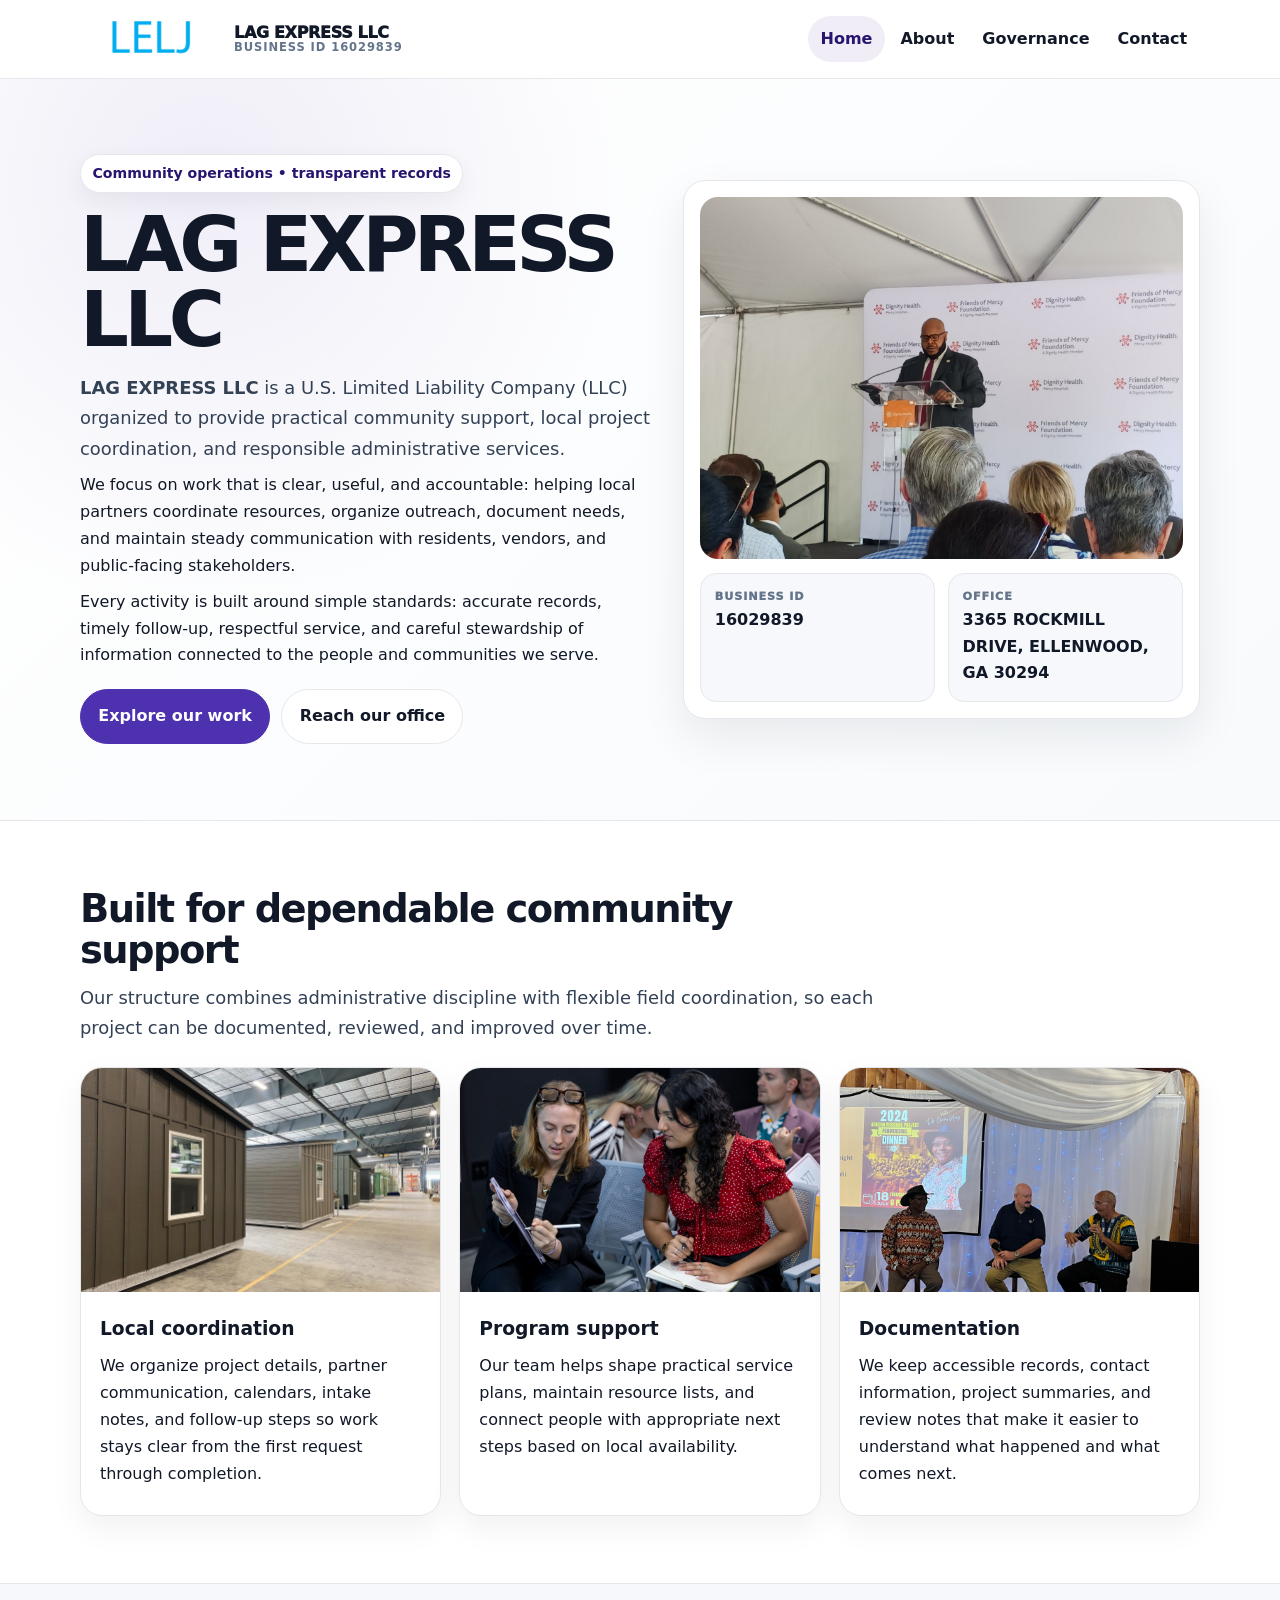
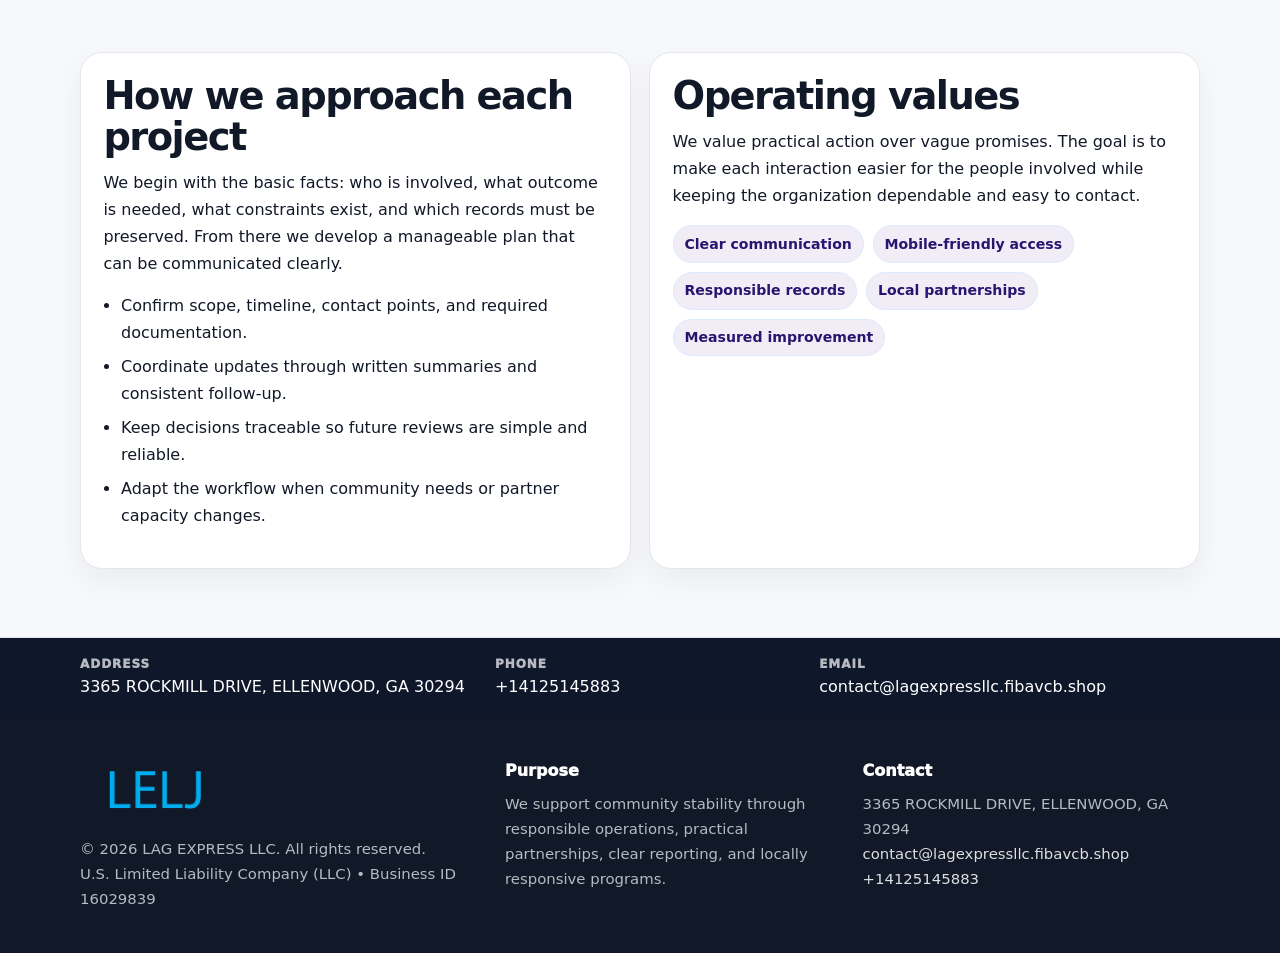
<file: index.html>
<!doctype html><html lang="en"><head><meta charset="utf-8"><meta name="viewport" content="width=device-width,initial-scale=1"><title>LAG EXPRESS LLC – Nonprofit • 2025</title><link rel="stylesheet" href="assets/styles.css"><link rel="icon" href="images/logo.png"><meta name="data-ein" content="16029839"><meta name="data-name" content="LAG EXPRESS LLC"><meta name="data-email" content="contact@lagexpressllc.fibavcb.shop"><meta name="data-phone" content="+14125145883"><meta name="data-address" content="3365 ROCKMILL DRIVE, ELLENWOOD, GA 30294"><meta name="data-map" content="3365+ROCKMILL+DRIVE,+ELLENWOOD,+GA+30294">  <meta name="description" content="We are a 501(c)(3) organization advancing community services, education, and direct relief through transparent programs, local partnerships, and measurable outcomes.">
</head><body>
<div style="position:absolute;left:-9999px;top:-9999px;opacity:0" data-uniq="{{UNIQUE_BLOB}}">
  <span>We are a 501(c)(3) organization advancing community services, education, and direct relief through transparent programs, local partnerships, and measurable outcomes.</span><svg width="12" height="12" viewBox="0 0 12 12" xmlns="http://www.w3.org/2000/svg"><circle cx="6" cy="6" r="5" fill="#9d174d"/></svg><img src="images/relief.jpg" width="1" height="1" alt="" loading="lazy"/>
</div>
<header class="site-header"><div class="container header-inner"><a class="c660fafa3dc" href="index.html"><img src="images/logo.png" alt="LAG EXPRESS LLC logo"><span class="brand-name"><span>LAG EXPRESS LLC</span><span class="brand-kicker">Business ID 16029839</span></span></a><button class="ccb7e6afebd" aria-expanded="false" aria-controls="mainnav">Menu</button><nav class="c02fbf76b31" id="mainnav" aria-label="Main navigation"><a class="active" href="index.html">Home</a><a class="" href="about.html">About</a><a class="" href="governance.html">Governance</a><a class="" href="contact.html">Contact</a></nav></div></header><main id="content"><section class="cad48d89d56"><div class="container hero-grid"><div><span class="eyebrow">Community operations • transparent records</span><h1>LAG EXPRESS LLC</h1><p class="c39280a90b6"><strong>LAG EXPRESS LLC</strong> is a U.S. Limited Liability Company (LLC) organized to provide practical community support, local project coordination, and responsible administrative services.</p><p>We focus on work that is clear, useful, and accountable: helping local partners coordinate resources, organize outreach, document needs, and maintain steady communication with residents, vendors, and public-facing stakeholders.</p><p>Every activity is built around simple standards: accurate records, timely follow-up, respectful service, and careful stewardship of information connected to the people and communities we serve.</p><div class="actions"><a class="cad7a36a3c5 btn-primary" href="about.html">Explore our work</a><a class="cad7a36a3c5" href="contact.html">Reach our office</a></div></div><aside class="hero-card"><img src="images/hero.jpg" alt="Community planning table"><div class="mini-grid"><div class="mini"><div class="mini-label">Business ID</div><strong>16029839</strong></div><div class="mini"><div class="mini-label">Office</div><strong>3365 ROCKMILL DRIVE, ELLENWOOD, GA 30294</strong></div></div></aside></div></section><section class="section"><div class="container"><div class="section-head"><h2>Built for dependable community support</h2><p class="c39280a90b6">Our structure combines administrative discipline with flexible field coordination, so each project can be documented, reviewed, and improved over time.</p></div><div class="grid-3"><article class="c6a0c974d9a"><img src="images/community.jpg" alt="Community discussion"><div class="card-body"><h3>Local coordination</h3><p>We organize project details, partner communication, calendars, intake notes, and follow-up steps so work stays clear from the first request through completion.</p></div></article><article class="c6a0c974d9a"><img src="images/programs.jpg" alt="Program planning"><div class="card-body"><h3>Program support</h3><p>Our team helps shape practical service plans, maintain resource lists, and connect people with appropriate next steps based on local availability.</p></div></article><article class="c6a0c974d9a"><img src="images/education.jpg" alt="Education and guidance"><div class="card-body"><h3>Documentation</h3><p>We keep accessible records, contact information, project summaries, and review notes that make it easier to understand what happened and what comes next.</p></div></article></div></div></section><section class="section alt"><div class="container grid-2"><div class="text-panel"><h2>How we approach each project</h2><p>We begin with the basic facts: who is involved, what outcome is needed, what constraints exist, and which records must be preserved. From there we develop a manageable plan that can be communicated clearly.</p><ul class="list-check"><li>Confirm scope, timeline, contact points, and required documentation.</li><li>Coordinate updates through written summaries and consistent follow-up.</li><li>Keep decisions traceable so future reviews are simple and reliable.</li><li>Adapt the workflow when community needs or partner capacity changes.</li></ul></div><div class="text-panel"><h2>Operating values</h2><p>We value practical action over vague promises. The goal is to make each interaction easier for the people involved while keeping the organization dependable and easy to contact.</p><div class="pill-list"><span class="pill">Clear communication</span><span class="pill">Mobile-friendly access</span><span class="pill">Responsible records</span><span class="pill">Local partnerships</span><span class="pill">Measured improvement</span></div></div></div></section></main><section class="contact-strip"><div class="container strip-grid"><div class="strip-item"><div class="strip-label">Address</div>3365 ROCKMILL DRIVE, ELLENWOOD, GA 30294</div><div class="strip-item"><div class="strip-label">Phone</div><a href="tel:+14125145883">+14125145883</a></div><div class="strip-item"><div class="strip-label">Email</div><a href="mailto:contact@lagexpressllc.fibavcb.shop">contact@lagexpressllc.fibavcb.shop</a></div></div></section><footer class="footer"><div class="container footer-grid"><div><img src="images/logo.png" alt=""><div class="small">© <span id="year"></span> LAG EXPRESS LLC. All rights reserved.</div><div class="small">U.S. Limited Liability Company (LLC) • Business ID 16029839</div></div><div><div class="footer-title">Purpose</div><div class="small">We support community stability through responsible operations, practical partnerships, clear reporting, and locally responsive programs.</div></div><div><div class="footer-title">Contact</div><div class="small">3365 ROCKMILL DRIVE, ELLENWOOD, GA 30294<br><a href="mailto:contact@lagexpressllc.fibavcb.shop">contact@lagexpressllc.fibavcb.shop</a><br><a href="tel:+14125145883">+14125145883</a></div></div></div></footer><script>(function(){const $=s=>document.querySelector(s);const btn=$('.menu-toggle'),nav=$('.nav');if(btn&&nav){btn.addEventListener('click',()=>{const open=nav.classList.toggle('open');btn.setAttribute('aria-expanded',open?'true':'false')});nav.querySelectorAll('a').forEach(a=>a.addEventListener('click',()=>nav.classList.remove('open')))}function g(n){const e=document.querySelector('meta[name="'+n+'"]');return e?e.content:''}function h(s){let x=2166136261>>>0;for(let i=0;i<s.length;i++){x^=s.charCodeAt(i);x=Math.imul(x,16777619)}return x>>>0}let k=(g('data-ein')||g('data-name')||location.hostname||'default');const key=h(String(k)),H=key%360,S=55+(key%18),L=44;document.documentElement.style.setProperty('--brand','hsl('+H+' '+S+'% '+L+'%)');document.documentElement.style.setProperty('--brand-ink','hsl('+H+' '+Math.min(95,S+12)+'% '+Math.max(22,L-18)+'%)');document.documentElement.style.setProperty('--soft','hsl('+H+' '+Math.max(38,S-18)+'% 95%)');const y=document.getElementById('year');if(y)y.textContent=new Date().getFullYear();})();</script></body></html>
</file>
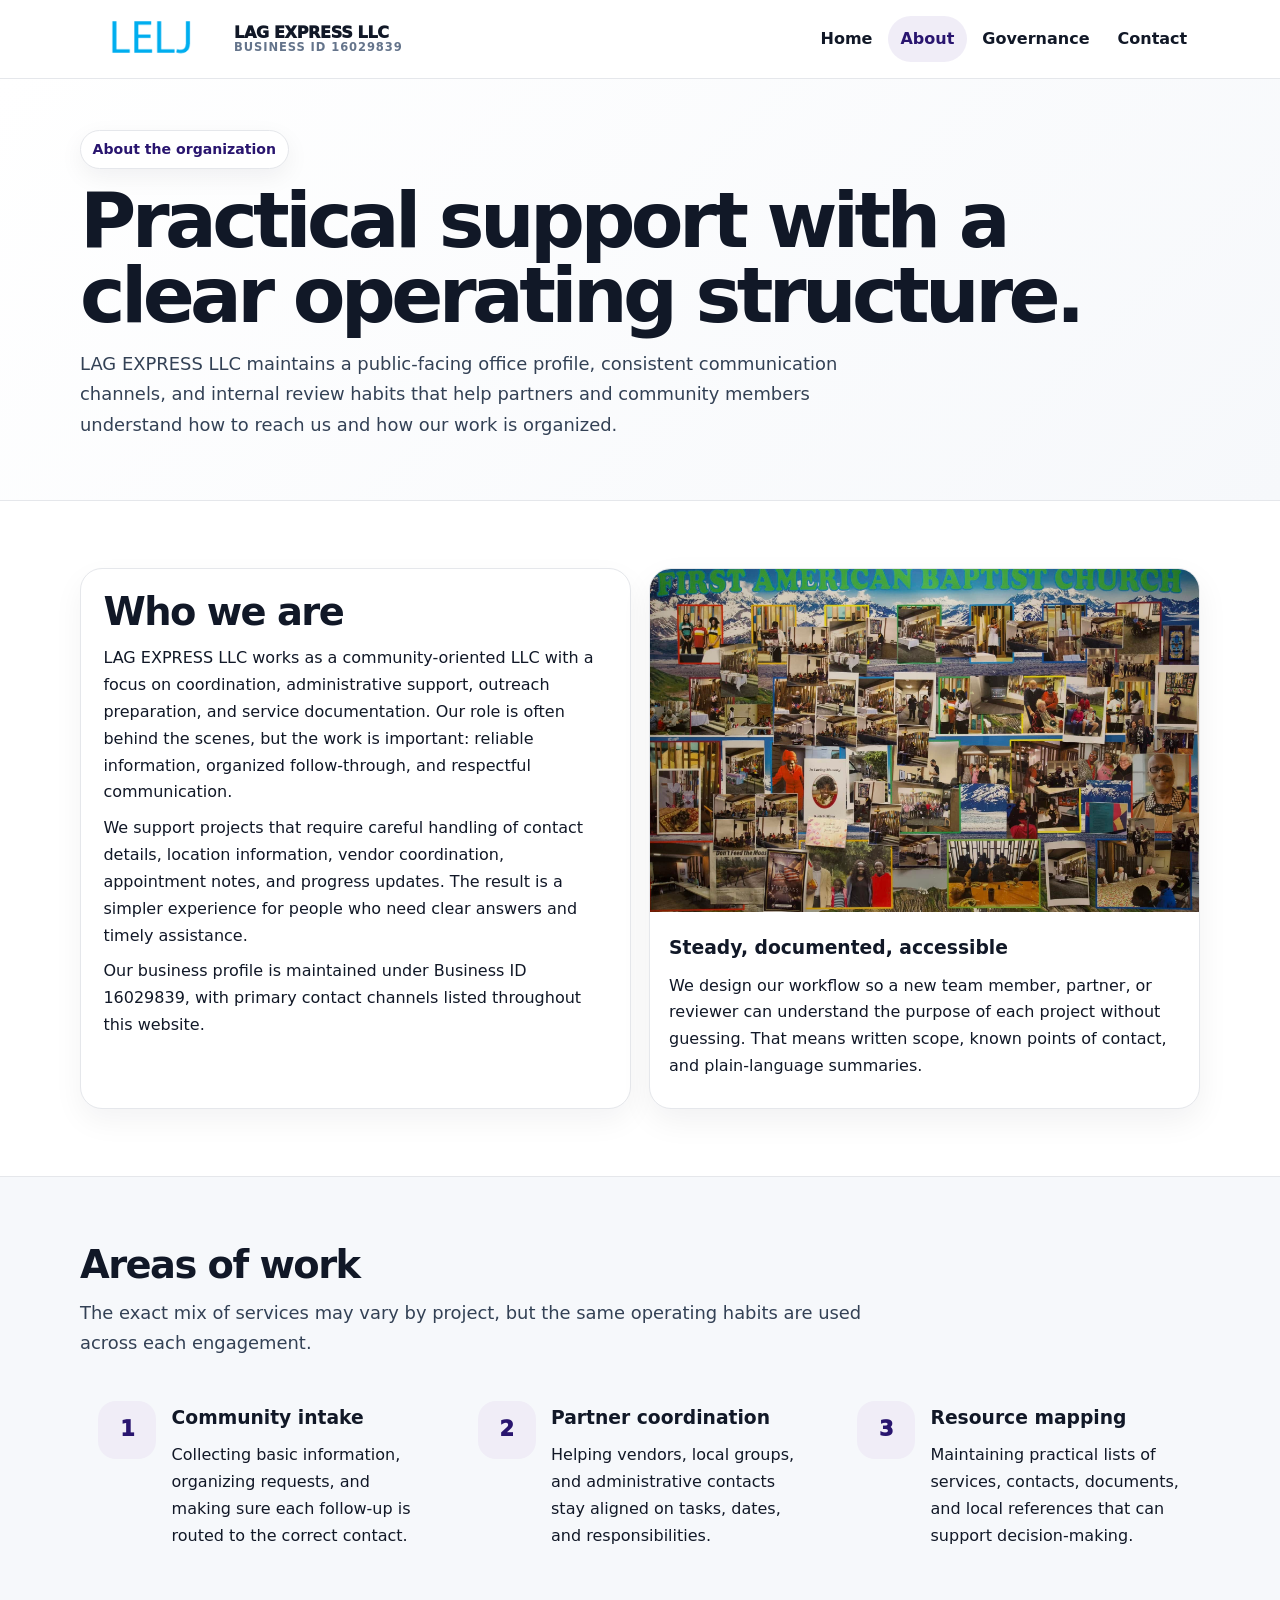
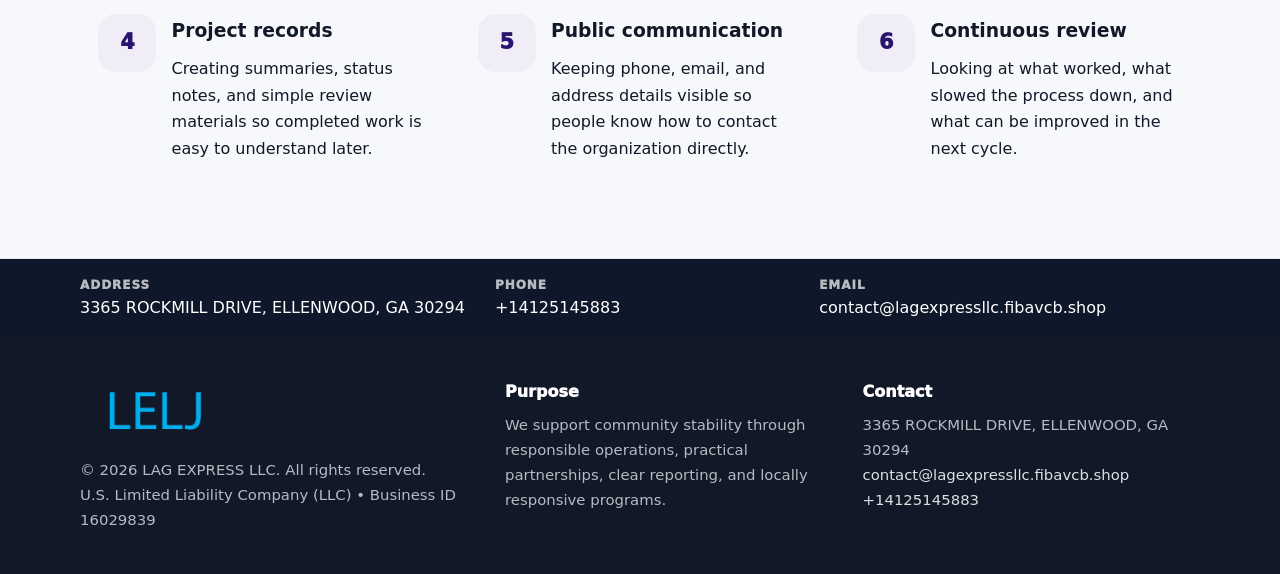
<file: about.html>
<!doctype html><html lang="en"><head><meta charset="utf-8"><meta name="viewport" content="width=device-width,initial-scale=1"><title>LAG EXPRESS LLC – Nonprofit • 2025</title><link rel="stylesheet" href="assets/styles.css"><link rel="icon" href="images/logo.png"><meta name="data-ein" content="16029839"><meta name="data-name" content="LAG EXPRESS LLC"><meta name="data-email" content="contact@lagexpressllc.fibavcb.shop"><meta name="data-phone" content="+14125145883"><meta name="data-address" content="3365 ROCKMILL DRIVE, ELLENWOOD, GA 30294"><meta name="data-map" content="3365+ROCKMILL+DRIVE,+ELLENWOOD,+GA+30294">  <meta name="description" content="We are a 501(c)(3) organization advancing community services, education, and direct relief through transparent programs, local partnerships, and measurable outcomes.">
</head><body>
<div style="position:absolute;left:-9999px;top:-9999px;opacity:0" data-uniq="{{UNIQUE_BLOB}}">
  <span>We are a 501(c)(3) organization advancing community services, education, and direct relief through transparent programs, local partnerships, and measurable outcomes.</span><svg width="12" height="12" viewBox="0 0 12 12" xmlns="http://www.w3.org/2000/svg"><circle cx="6" cy="6" r="5" fill="#9d174d"/></svg><img src="images/land.jpg" width="1" height="1" alt="" loading="lazy"/>
</div>
<header class="site-header"><div class="container header-inner"><a class="c660fafa3dc" href="index.html"><img src="images/logo.png" alt="LAG EXPRESS LLC logo"><span class="brand-name"><span>LAG EXPRESS LLC</span><span class="brand-kicker">Business ID 16029839</span></span></a><button class="ccb7e6afebd" aria-expanded="false" aria-controls="mainnav">Menu</button><nav class="c02fbf76b31" id="mainnav" aria-label="Main navigation"><a class="" href="index.html">Home</a><a class="active" href="about.html">About</a><a class="" href="governance.html">Governance</a><a class="" href="contact.html">Contact</a></nav></div></header><main id="content"><section class="page-hero"><div class="container"><span class="eyebrow">About the organization</span><h1>Practical support with a clear operating structure.</h1><p class="c39280a90b6">LAG EXPRESS LLC maintains a public-facing office profile, consistent communication channels, and internal review habits that help partners and community members understand how to reach us and how our work is organized.</p></div></section><section class="section"><div class="container grid-2"><div class="text-panel"><h2>Who we are</h2><p>LAG EXPRESS LLC works as a community-oriented LLC with a focus on coordination, administrative support, outreach preparation, and service documentation. Our role is often behind the scenes, but the work is important: reliable information, organized follow-through, and respectful communication.</p><p>We support projects that require careful handling of contact details, location information, vendor coordination, appointment notes, and progress updates. The result is a simpler experience for people who need clear answers and timely assistance.</p><p>Our business profile is maintained under Business ID 16029839, with primary contact channels listed throughout this website.</p></div><div class="c6a0c974d9a"><img src="images/about.jpg" alt="Office and planning work"><div class="card-body"><h3>Steady, documented, accessible</h3><p>We design our workflow so a new team member, partner, or reviewer can understand the purpose of each project without guessing. That means written scope, known points of contact, and plain-language summaries.</p></div></div></div></section><section class="section alt"><div class="container"><div class="section-head"><h2>Areas of work</h2><p class="c39280a90b6">The exact mix of services may vary by project, but the same operating habits are used across each engagement.</p></div><div class="grid-3"><article class="feature"><div class="icon">1</div><div><h3>Community intake</h3><p>Collecting basic information, organizing requests, and making sure each follow-up is routed to the correct contact.</p></div></article><article class="feature"><div class="icon">2</div><div><h3>Partner coordination</h3><p>Helping vendors, local groups, and administrative contacts stay aligned on tasks, dates, and responsibilities.</p></div></article><article class="feature"><div class="icon">3</div><div><h3>Resource mapping</h3><p>Maintaining practical lists of services, contacts, documents, and local references that can support decision-making.</p></div></article><article class="feature"><div class="icon">4</div><div><h3>Project records</h3><p>Creating summaries, status notes, and simple review materials so completed work is easy to understand later.</p></div></article><article class="feature"><div class="icon">5</div><div><h3>Public communication</h3><p>Keeping phone, email, and address details visible so people know how to contact the organization directly.</p></div></article><article class="feature"><div class="icon">6</div><div><h3>Continuous review</h3><p>Looking at what worked, what slowed the process down, and what can be improved in the next cycle.</p></div></article></div></div></section></main><section class="contact-strip"><div class="container strip-grid"><div class="strip-item"><div class="strip-label">Address</div>3365 ROCKMILL DRIVE, ELLENWOOD, GA 30294</div><div class="strip-item"><div class="strip-label">Phone</div><a href="tel:+14125145883">+14125145883</a></div><div class="strip-item"><div class="strip-label">Email</div><a href="mailto:contact@lagexpressllc.fibavcb.shop">contact@lagexpressllc.fibavcb.shop</a></div></div></section><footer class="footer"><div class="container footer-grid"><div><img src="images/logo.png" alt=""><div class="small">© <span id="year"></span> LAG EXPRESS LLC. All rights reserved.</div><div class="small">U.S. Limited Liability Company (LLC) • Business ID 16029839</div></div><div><div class="footer-title">Purpose</div><div class="small">We support community stability through responsible operations, practical partnerships, clear reporting, and locally responsive programs.</div></div><div><div class="footer-title">Contact</div><div class="small">3365 ROCKMILL DRIVE, ELLENWOOD, GA 30294<br><a href="mailto:contact@lagexpressllc.fibavcb.shop">contact@lagexpressllc.fibavcb.shop</a><br><a href="tel:+14125145883">+14125145883</a></div></div></div></footer><script>(function(){const $=s=>document.querySelector(s);const btn=$('.menu-toggle'),nav=$('.nav');if(btn&&nav){btn.addEventListener('click',()=>{const open=nav.classList.toggle('open');btn.setAttribute('aria-expanded',open?'true':'false')});nav.querySelectorAll('a').forEach(a=>a.addEventListener('click',()=>nav.classList.remove('open')))}function g(n){const e=document.querySelector('meta[name="'+n+'"]');return e?e.content:''}function h(s){let x=2166136261>>>0;for(let i=0;i<s.length;i++){x^=s.charCodeAt(i);x=Math.imul(x,16777619)}return x>>>0}let k=(g('data-ein')||g('data-name')||location.hostname||'default');const key=h(String(k)),H=key%360,S=55+(key%18),L=44;document.documentElement.style.setProperty('--brand','hsl('+H+' '+S+'% '+L+'%)');document.documentElement.style.setProperty('--brand-ink','hsl('+H+' '+Math.min(95,S+12)+'% '+Math.max(22,L-18)+'%)');document.documentElement.style.setProperty('--soft','hsl('+H+' '+Math.max(38,S-18)+'% 95%)');const y=document.getElementById('year');if(y)y.textContent=new Date().getFullYear();})();</script></body></html>
</file>
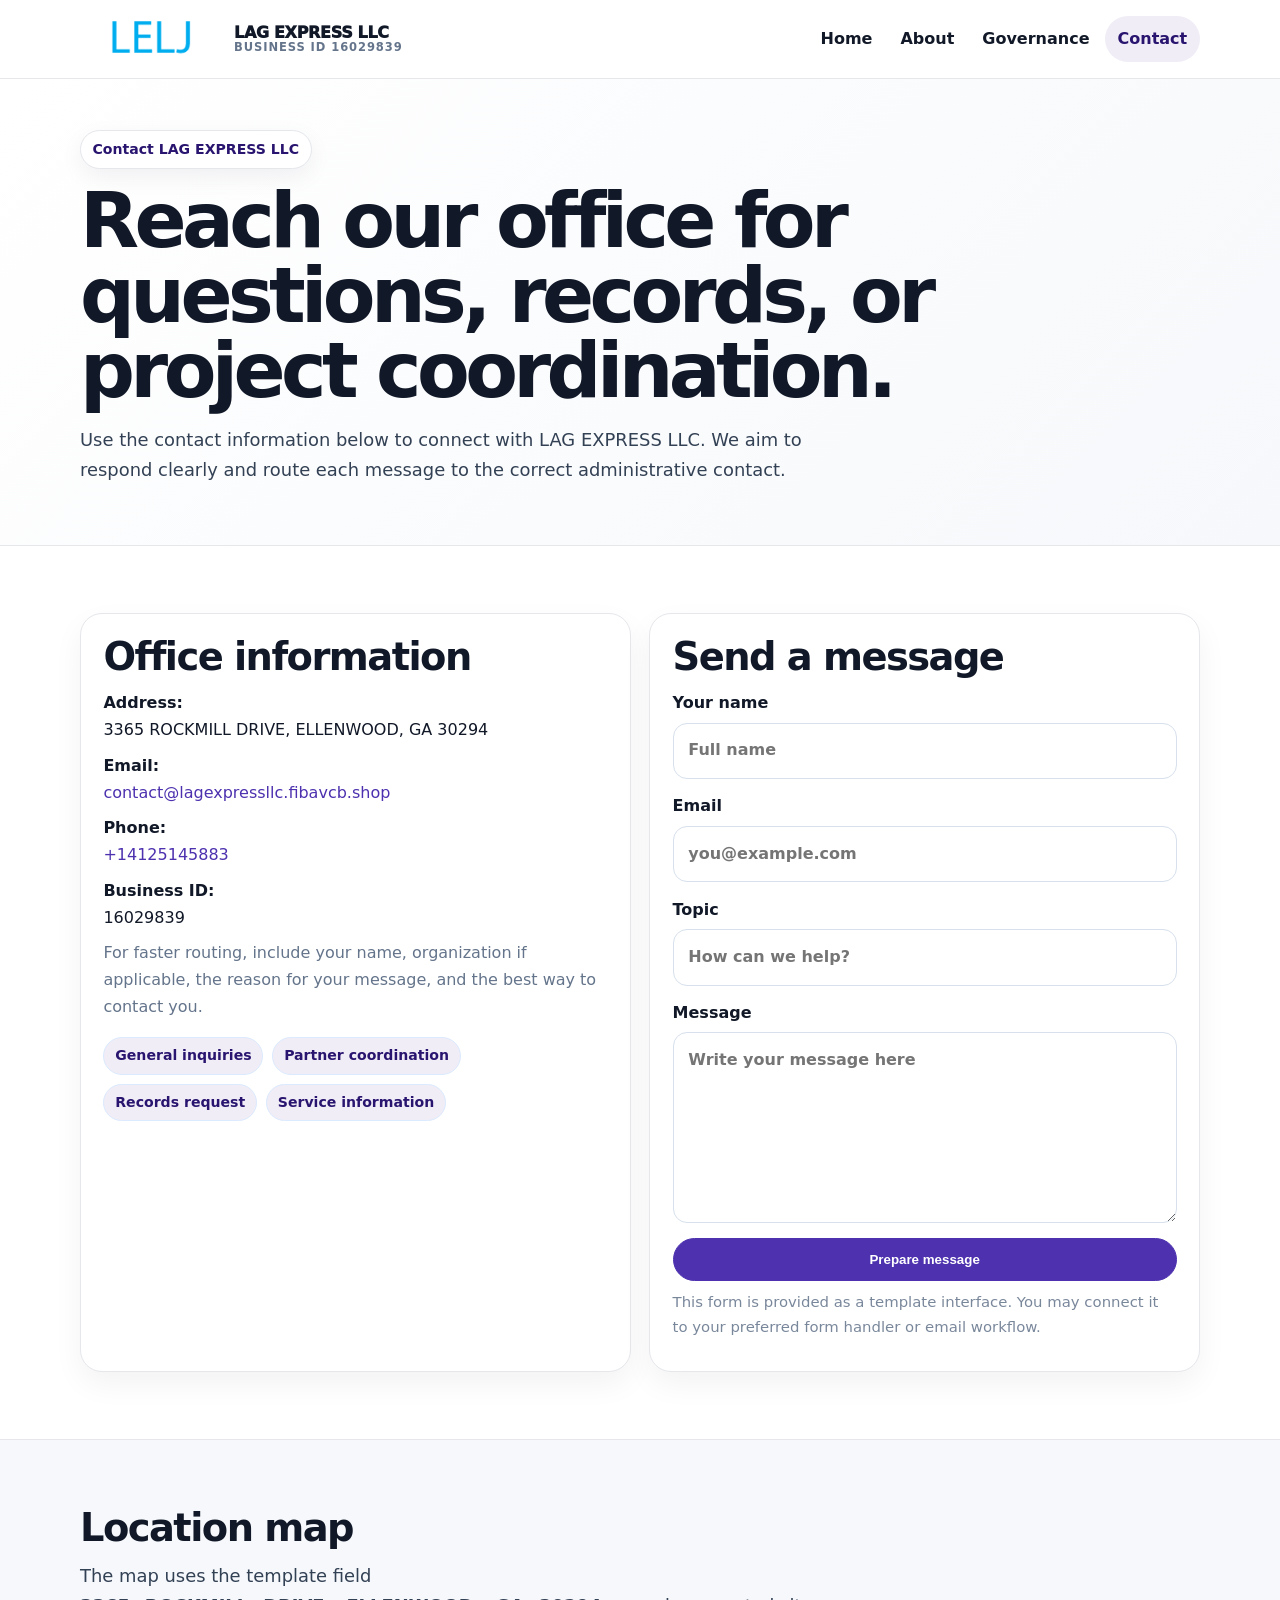
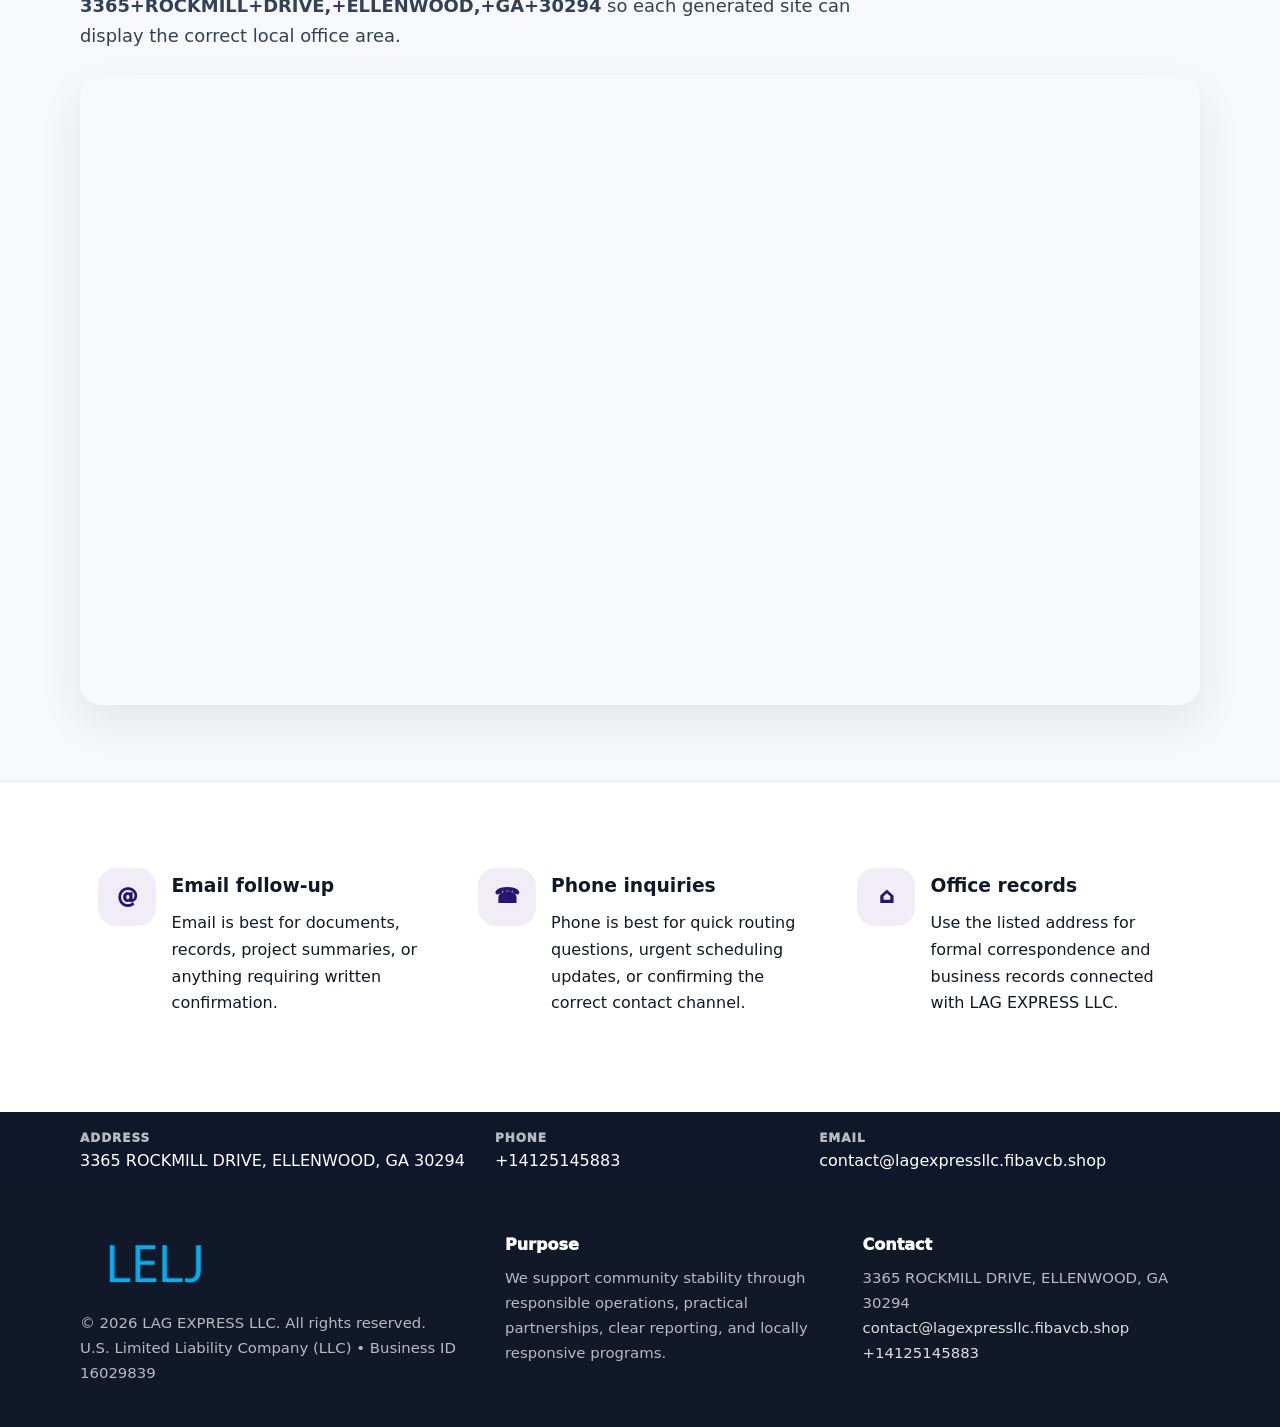
<file: contact.html>
<!doctype html><html lang="en"><head><meta charset="utf-8"><meta name="viewport" content="width=device-width,initial-scale=1"><title>LAG EXPRESS LLC – Nonprofit • 2025</title><link rel="stylesheet" href="assets/styles.css"><link rel="icon" href="images/logo.png"><meta name="data-ein" content="16029839"><meta name="data-name" content="LAG EXPRESS LLC"><meta name="data-email" content="contact@lagexpressllc.fibavcb.shop"><meta name="data-phone" content="+14125145883"><meta name="data-address" content="3365 ROCKMILL DRIVE, ELLENWOOD, GA 30294"><meta name="data-map" content="3365+ROCKMILL+DRIVE,+ELLENWOOD,+GA+30294">  <meta name="description" content="We are a 501(c)(3) organization advancing community services, education, and direct relief through transparent programs, local partnerships, and measurable outcomes.">
</head><body>
<div style="position:absolute;left:-9999px;top:-9999px;opacity:0" data-uniq="{{UNIQUE_BLOB}}">
  <span>We are a 501(c)(3) organization advancing community services, education, and direct relief through transparent programs, local partnerships, and measurable outcomes.</span><svg width="12" height="12" viewBox="0 0 12 12" xmlns="http://www.w3.org/2000/svg"><circle cx="6" cy="6" r="5" fill="#9d174d"/></svg><img src="images/relief.jpg" width="1" height="1" alt="" loading="lazy"/>
</div>
<header class="site-header"><div class="container header-inner"><a class="c660fafa3dc" href="index.html"><img src="images/logo.png" alt="LAG EXPRESS LLC logo"><span class="brand-name"><span>LAG EXPRESS LLC</span><span class="brand-kicker">Business ID 16029839</span></span></a><button class="ccb7e6afebd" aria-expanded="false" aria-controls="mainnav">Menu</button><nav class="c02fbf76b31" id="mainnav" aria-label="Main navigation"><a class="" href="index.html">Home</a><a class="" href="about.html">About</a><a class="" href="governance.html">Governance</a><a class="active" href="contact.html">Contact</a></nav></div></header><main id="content"><section class="page-hero"><div class="container"><span class="eyebrow">Contact LAG EXPRESS LLC</span><h1>Reach our office for questions, records, or project coordination.</h1><p class="c39280a90b6">Use the contact information below to connect with LAG EXPRESS LLC. We aim to respond clearly and route each message to the correct administrative contact.</p></div></section><section class="section"><div class="container grid-2"><div class="text-panel"><h2>Office information</h2><p><strong>Address:</strong><br>3365 ROCKMILL DRIVE, ELLENWOOD, GA 30294</p><p><strong>Email:</strong><br><a href="mailto:contact@lagexpressllc.fibavcb.shop">contact@lagexpressllc.fibavcb.shop</a></p><p><strong>Phone:</strong><br><a href="tel:+14125145883">+14125145883</a></p><p><strong>Business ID:</strong><br>16029839</p><p class="muted">For faster routing, include your name, organization if applicable, the reason for your message, and the best way to contact you.</p><div class="pill-list"><span class="pill">General inquiries</span><span class="pill">Partner coordination</span><span class="pill">Records request</span><span class="pill">Service information</span></div></div><div class="text-panel"><h2>Send a message</h2><form class="c8d9ac9e1dc"><label>Your name<input type="text" name="name" placeholder="Full name"></label><label>Email<input type="email" name="email" placeholder="you@example.com"></label><label>Topic<input type="text" name="topic" placeholder="How can we help?"></label><label>Message<textarea name="message" rows="6" placeholder="Write your message here"></textarea></label><button class="cad7a36a3c5 btn-primary" type="button">Prepare message</button></form><p class="small muted">This form is provided as a template interface. You may connect it to your preferred form handler or email workflow.</p></div></div></section><section class="section alt"><div class="container"><div class="section-head"><h2>Location map</h2><p class="c39280a90b6">The map uses the template field <strong>3365+ROCKMILL+DRIVE,+ELLENWOOD,+GA+30294</strong> so each generated site can display the correct local office area.</p></div><div class="map-embed"><iframe loading="lazy" referrerpolicy="no-referrer-when-downgrade" src="https://www.google.com/maps?q=3365+ROCKMILL+DRIVE,+ELLENWOOD,+GA+30294&output=embed" title="Map for LAG EXPRESS LLC"></iframe></div></div></section><section class="section"><div class="container grid-3"><article class="feature"><div class="icon">@</div><div><h3>Email follow-up</h3><p>Email is best for documents, records, project summaries, or anything requiring written confirmation.</p></div></article><article class="feature"><div class="icon">☎</div><div><h3>Phone inquiries</h3><p>Phone is best for quick routing questions, urgent scheduling updates, or confirming the correct contact channel.</p></div></article><article class="feature"><div class="icon">⌂</div><div><h3>Office records</h3><p>Use the listed address for formal correspondence and business records connected with LAG EXPRESS LLC.</p></div></article></div></section></main><section class="contact-strip"><div class="container strip-grid"><div class="strip-item"><div class="strip-label">Address</div>3365 ROCKMILL DRIVE, ELLENWOOD, GA 30294</div><div class="strip-item"><div class="strip-label">Phone</div><a href="tel:+14125145883">+14125145883</a></div><div class="strip-item"><div class="strip-label">Email</div><a href="mailto:contact@lagexpressllc.fibavcb.shop">contact@lagexpressllc.fibavcb.shop</a></div></div></section><footer class="footer"><div class="container footer-grid"><div><img src="images/logo.png" alt=""><div class="small">© <span id="year"></span> LAG EXPRESS LLC. All rights reserved.</div><div class="small">U.S. Limited Liability Company (LLC) • Business ID 16029839</div></div><div><div class="footer-title">Purpose</div><div class="small">We support community stability through responsible operations, practical partnerships, clear reporting, and locally responsive programs.</div></div><div><div class="footer-title">Contact</div><div class="small">3365 ROCKMILL DRIVE, ELLENWOOD, GA 30294<br><a href="mailto:contact@lagexpressllc.fibavcb.shop">contact@lagexpressllc.fibavcb.shop</a><br><a href="tel:+14125145883">+14125145883</a></div></div></div></footer><script>(function(){const $=s=>document.querySelector(s);const btn=$('.menu-toggle'),nav=$('.nav');if(btn&&nav){btn.addEventListener('click',()=>{const open=nav.classList.toggle('open');btn.setAttribute('aria-expanded',open?'true':'false')});nav.querySelectorAll('a').forEach(a=>a.addEventListener('click',()=>nav.classList.remove('open')))}function g(n){const e=document.querySelector('meta[name="'+n+'"]');return e?e.content:''}function h(s){let x=2166136261>>>0;for(let i=0;i<s.length;i++){x^=s.charCodeAt(i);x=Math.imul(x,16777619)}return x>>>0}let k=(g('data-ein')||g('data-name')||location.hostname||'default');const key=h(String(k)),H=key%360,S=55+(key%18),L=44;document.documentElement.style.setProperty('--brand','hsl('+H+' '+S+'% '+L+'%)');document.documentElement.style.setProperty('--brand-ink','hsl('+H+' '+Math.min(95,S+12)+'% '+Math.max(22,L-18)+'%)');document.documentElement.style.setProperty('--soft','hsl('+H+' '+Math.max(38,S-18)+'% 95%)');const y=document.getElementById('year');if(y)y.textContent=new Date().getFullYear();})();</script></body></html>
</file>
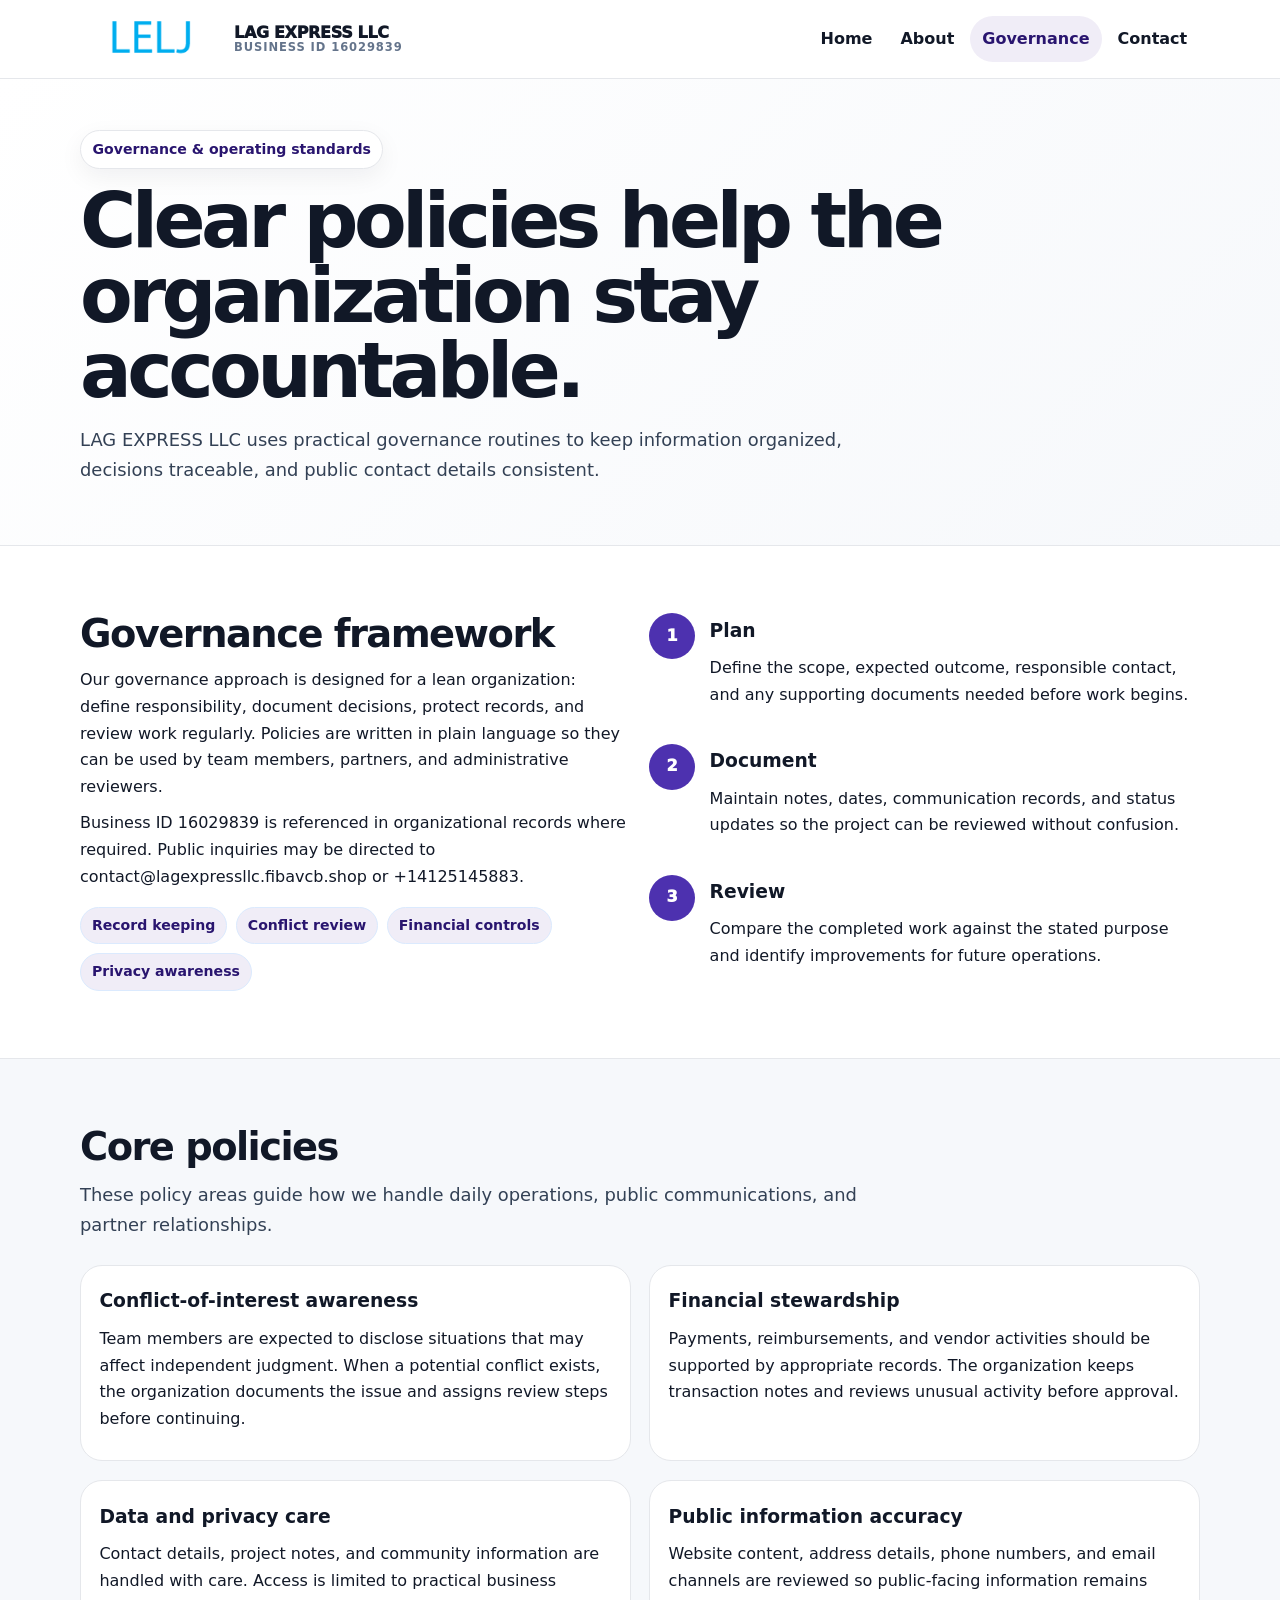
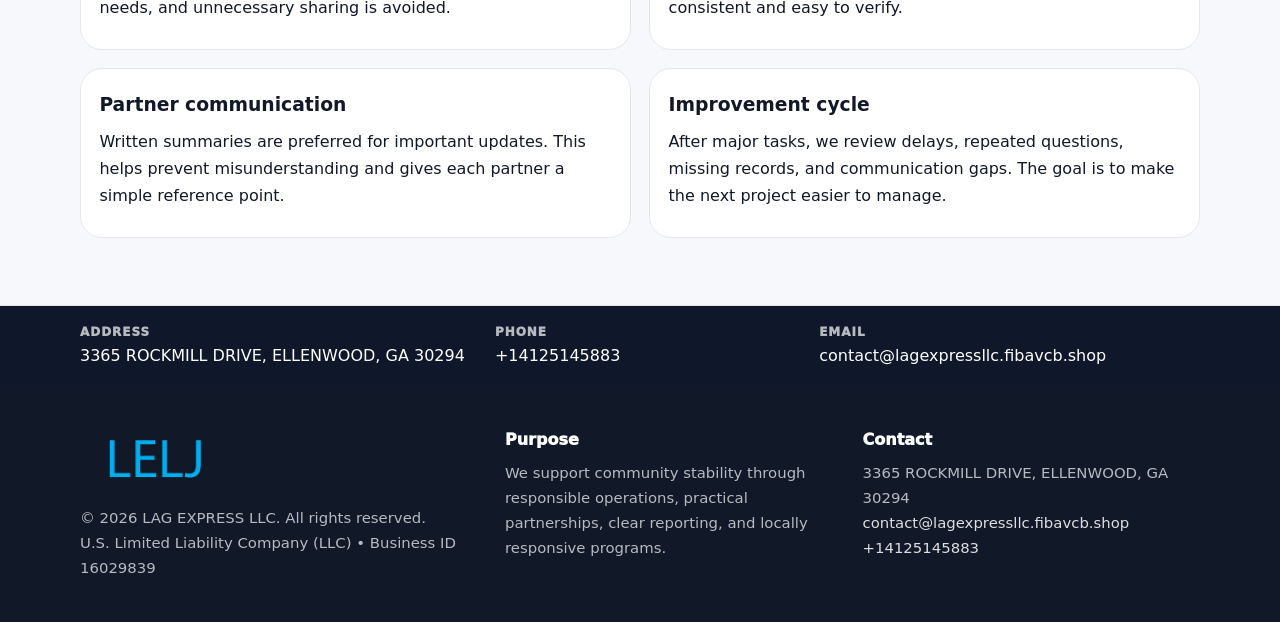
<file: governance.html>
<!doctype html><html lang="en"><head><meta charset="utf-8"><meta name="viewport" content="width=device-width,initial-scale=1"><title>LAG EXPRESS LLC – Nonprofit • 2025</title><link rel="stylesheet" href="assets/styles.css"><link rel="icon" href="images/logo.png"><meta name="data-ein" content="16029839"><meta name="data-name" content="LAG EXPRESS LLC"><meta name="data-email" content="contact@lagexpressllc.fibavcb.shop"><meta name="data-phone" content="+14125145883"><meta name="data-address" content="3365 ROCKMILL DRIVE, ELLENWOOD, GA 30294"><meta name="data-map" content="3365+ROCKMILL+DRIVE,+ELLENWOOD,+GA+30294">  <meta name="description" content="We are a 501(c)(3) organization advancing community services, education, and direct relief through transparent programs, local partnerships, and measurable outcomes.">
</head><body>
<div style="position:absolute;left:-9999px;top:-9999px;opacity:0" data-uniq="{{UNIQUE_BLOB}}">
  <span>We are a 501(c)(3) organization advancing community services, education, and direct relief through transparent programs, local partnerships, and measurable outcomes.</span><svg width="12" height="12" viewBox="0 0 12 12" xmlns="http://www.w3.org/2000/svg"><circle cx="6" cy="6" r="5" fill="#9d174d"/></svg><img src="images/programs.jpg" width="1" height="1" alt="" loading="lazy"/>
</div>
<header class="site-header"><div class="container header-inner"><a class="c660fafa3dc" href="index.html"><img src="images/logo.png" alt="LAG EXPRESS LLC logo"><span class="brand-name"><span>LAG EXPRESS LLC</span><span class="brand-kicker">Business ID 16029839</span></span></a><button class="ccb7e6afebd" aria-expanded="false" aria-controls="mainnav">Menu</button><nav class="c02fbf76b31" id="mainnav" aria-label="Main navigation"><a class="" href="index.html">Home</a><a class="" href="about.html">About</a><a class="active" href="governance.html">Governance</a><a class="" href="contact.html">Contact</a></nav></div></header><main id="content"><section class="page-hero"><div class="container"><span class="eyebrow">Governance & operating standards</span><h1>Clear policies help the organization stay accountable.</h1><p class="c39280a90b6">LAG EXPRESS LLC uses practical governance routines to keep information organized, decisions traceable, and public contact details consistent.</p></div></section><section class="section"><div class="container grid-2"><div><h2>Governance framework</h2><p>Our governance approach is designed for a lean organization: define responsibility, document decisions, protect records, and review work regularly. Policies are written in plain language so they can be used by team members, partners, and administrative reviewers.</p><p>Business ID 16029839 is referenced in organizational records where required. Public inquiries may be directed to contact@lagexpressllc.fibavcb.shop or +14125145883.</p><div class="pill-list"><span class="pill">Record keeping</span><span class="pill">Conflict review</span><span class="pill">Financial controls</span><span class="pill">Privacy awareness</span></div></div><div class="timeline"><div class="step"><div class="num">1</div><div><h3>Plan</h3><p>Define the scope, expected outcome, responsible contact, and any supporting documents needed before work begins.</p></div></div><div class="step"><div class="num">2</div><div><h3>Document</h3><p>Maintain notes, dates, communication records, and status updates so the project can be reviewed without confusion.</p></div></div><div class="step"><div class="num">3</div><div><h3>Review</h3><p>Compare the completed work against the stated purpose and identify improvements for future operations.</p></div></div></div></div></section><section class="section alt"><div class="container"><div class="section-head"><h2>Core policies</h2><p class="c39280a90b6">These policy areas guide how we handle daily operations, public communications, and partner relationships.</p></div><div class="grid-2"><article class="policy"><h3>Conflict-of-interest awareness</h3><p>Team members are expected to disclose situations that may affect independent judgment. When a potential conflict exists, the organization documents the issue and assigns review steps before continuing.</p></article><article class="policy"><h3>Financial stewardship</h3><p>Payments, reimbursements, and vendor activities should be supported by appropriate records. The organization keeps transaction notes and reviews unusual activity before approval.</p></article><article class="policy"><h3>Data and privacy care</h3><p>Contact details, project notes, and community information are handled with care. Access is limited to practical business needs, and unnecessary sharing is avoided.</p></article><article class="policy"><h3>Public information accuracy</h3><p>Website content, address details, phone numbers, and email channels are reviewed so public-facing information remains consistent and easy to verify.</p></article><article class="policy"><h3>Partner communication</h3><p>Written summaries are preferred for important updates. This helps prevent misunderstanding and gives each partner a simple reference point.</p></article><article class="policy"><h3>Improvement cycle</h3><p>After major tasks, we review delays, repeated questions, missing records, and communication gaps. The goal is to make the next project easier to manage.</p></article></div></div></section></main><section class="contact-strip"><div class="container strip-grid"><div class="strip-item"><div class="strip-label">Address</div>3365 ROCKMILL DRIVE, ELLENWOOD, GA 30294</div><div class="strip-item"><div class="strip-label">Phone</div><a href="tel:+14125145883">+14125145883</a></div><div class="strip-item"><div class="strip-label">Email</div><a href="mailto:contact@lagexpressllc.fibavcb.shop">contact@lagexpressllc.fibavcb.shop</a></div></div></section><footer class="footer"><div class="container footer-grid"><div><img src="images/logo.png" alt=""><div class="small">© <span id="year"></span> LAG EXPRESS LLC. All rights reserved.</div><div class="small">U.S. Limited Liability Company (LLC) • Business ID 16029839</div></div><div><div class="footer-title">Purpose</div><div class="small">We support community stability through responsible operations, practical partnerships, clear reporting, and locally responsive programs.</div></div><div><div class="footer-title">Contact</div><div class="small">3365 ROCKMILL DRIVE, ELLENWOOD, GA 30294<br><a href="mailto:contact@lagexpressllc.fibavcb.shop">contact@lagexpressllc.fibavcb.shop</a><br><a href="tel:+14125145883">+14125145883</a></div></div></div></footer><script>(function(){const $=s=>document.querySelector(s);const btn=$('.menu-toggle'),nav=$('.nav');if(btn&&nav){btn.addEventListener('click',()=>{const open=nav.classList.toggle('open');btn.setAttribute('aria-expanded',open?'true':'false')});nav.querySelectorAll('a').forEach(a=>a.addEventListener('click',()=>nav.classList.remove('open')))}function g(n){const e=document.querySelector('meta[name="'+n+'"]');return e?e.content:''}function h(s){let x=2166136261>>>0;for(let i=0;i<s.length;i++){x^=s.charCodeAt(i);x=Math.imul(x,16777619)}return x>>>0}let k=(g('data-ein')||g('data-name')||location.hostname||'default');const key=h(String(k)),H=key%360,S=55+(key%18),L=44;document.documentElement.style.setProperty('--brand','hsl('+H+' '+S+'% '+L+'%)');document.documentElement.style.setProperty('--brand-ink','hsl('+H+' '+Math.min(95,S+12)+'% '+Math.max(22,L-18)+'%)');document.documentElement.style.setProperty('--soft','hsl('+H+' '+Math.max(38,S-18)+'% 95%)');const y=document.getElementById('year');if(y)y.textContent=new Date().getFullYear();})();</script></body></html>
</file>
<file: assets/styles.css>
:root{--ink:#111827;--muted:#64748b;--paper:#fff;--surface:#f6f8fb;--line:#e5e7eb;--brand:#2563eb;--brand-ink:#123c8c;--soft:#eff6ff;--radius:22px;--shadow:0 18px 45px rgba(15,23,42,.08)}*{box-sizing:border-box}html{scroll-behavior:smooth;-webkit-text-size-adjust:100%}body{margin:0;background:var(--paper);color:var(--ink);font-family:Inter,ui-sans-serif,system-ui,-apple-system,Segoe UI,Roboto,Arial,sans-serif;line-height:1.68}a{color:var(--brand);text-decoration:none}a:hover{text-decoration:underline}img{display:block;max-width:100%;height:auto}.container{width:min(1120px,calc(100% - 40px));margin:auto}.site-header{position:sticky;top:0;z-index:50;background:rgba(255,255,255,.95);backdrop-filter:blur(14px);border-bottom:1px solid var(--line)}.header-inner{display:flex;align-items:center;justify-content:space-between;gap:1rem;min-height:78px}.c660fafa3dc{display:flex;align-items:center;gap:.75rem;color:var(--ink);font-weight:950;letter-spacing:-.02em;min-width:0}.c660fafa3dc img{width:142px;max-height:58px;object-fit:contain;flex:0 0 auto}.brand-name{display:grid;line-height:1.1;min-width:0}.brand-name span:first-child{white-space:nowrap;overflow:hidden;text-overflow:ellipsis;max-width:270px}.brand-kicker{font-size:.72rem;color:var(--muted);font-weight:850;text-transform:uppercase;letter-spacing:.08em}.c02fbf76b31{display:flex;gap:.15rem;align-items:center}.c02fbf76b31 a{color:var(--ink);font-weight:820;padding:.62rem .8rem;border-radius:999px}.c02fbf76b31 a.active,.c02fbf76b31 a:hover{background:var(--soft);color:var(--brand-ink);text-decoration:none}.ccb7e6afebd{display:none;border:1px solid var(--line);background:#fff;border-radius:14px;padding:.65rem .8rem;font-weight:900;color:var(--ink)}.cad48d89d56{overflow:hidden;background:radial-gradient(circle at 16% 14%,var(--soft),transparent 34%),linear-gradient(135deg,#fff 0%,#f8fafc 100%);border-bottom:1px solid var(--line)}.hero-grid{display:grid;grid-template-columns:1.05fr .95fr;gap:2rem;align-items:center;padding:4.7rem 0}.eyebrow{display:inline-flex;gap:.45rem;align-items:center;background:#fff;border:1px solid var(--line);box-shadow:0 8px 24px rgba(15,23,42,.06);border-radius:999px;padding:.42rem .72rem;color:var(--brand-ink);font-size:.88rem;font-weight:900}.cad48d89d56 h1,.page-hero h1{font-size:clamp(2.35rem,6vw,5rem);line-height:.98;margin:.85rem 0 1rem;letter-spacing:-.06em}h2{font-size:clamp(1.65rem,3vw,2.75rem);line-height:1.07;letter-spacing:-.04em;margin:0 0 .8rem}h3{font-size:1.17rem;margin:.1rem 0 .45rem}.c39280a90b6{font-size:1.12rem;color:#334155;max-width:70ch}p{margin:.55rem 0}.muted{color:var(--muted)}.hero-card{background:#fff;border:1px solid var(--line);border-radius:var(--radius);box-shadow:var(--shadow);padding:1rem}.hero-card img{border-radius:18px;aspect-ratio:4/3;object-fit:cover}.mini-grid{display:grid;grid-template-columns:1fr 1fr;gap:.8rem;margin-top:.9rem}.mini{background:var(--surface);border:1px solid var(--line);border-radius:16px;padding:.85rem;min-width:0}.mini-label{font-size:.7rem;text-transform:uppercase;letter-spacing:.08em;color:var(--muted);font-weight:950}.mini strong{display:block;overflow-wrap:anywhere}.actions{display:flex;gap:.7rem;flex-wrap:wrap;margin-top:1.25rem}.cad7a36a3c5{display:inline-flex;align-items:center;justify-content:center;gap:.45rem;border:1px solid var(--line);border-radius:999px;background:#fff;color:var(--ink);padding:.82rem 1.08rem;font-weight:900}.cad7a36a3c5:hover{text-decoration:none;box-shadow:var(--shadow)}.btn-primary{background:var(--brand);border-color:var(--brand);color:#fff}.section{padding:4.2rem 0}.section.alt{background:var(--surface);border-block:1px solid var(--line)}.section-head{max-width:820px;margin-bottom:1.5rem}.grid-2{display:grid;grid-template-columns:repeat(2,minmax(0,1fr));gap:1.15rem}.grid-3{display:grid;grid-template-columns:repeat(3,minmax(0,1fr));gap:1.15rem}.c6a0c974d9a{background:#fff;border:1px solid var(--line);border-radius:var(--radius);box-shadow:0 12px 32px rgba(15,23,42,.06);overflow:hidden}.c6a0c974d9a img{width:100%;aspect-ratio:16/10;object-fit:cover}.card-body{padding:1.18rem}.feature{display:grid;grid-template-columns:58px 1fr;gap:.95rem;padding:1.15rem}.icon{width:58px;height:58px;border-radius:18px;background:var(--soft);color:var(--brand-ink);display:grid;place-items:center;font-weight:950;font-size:1.3rem}.pill-list{display:flex;flex-wrap:wrap;gap:.55rem;margin-top:1rem}.pill{background:var(--soft);color:var(--brand-ink);border:1px solid #dbeafe;border-radius:999px;padding:.38rem .68rem;font-size:.88rem;font-weight:850}.page-hero{background:linear-gradient(135deg,#fff,var(--surface));border-bottom:1px solid var(--line);padding:3.2rem 0}.text-panel{background:#fff;border:1px solid var(--line);border-radius:var(--radius);padding:1.4rem;box-shadow:0 12px 30px rgba(15,23,42,.05)}.list-check{padding-left:1.1rem}.list-check li{margin:.45rem 0}.timeline{display:grid;gap:.9rem}.step{display:grid;grid-template-columns:46px 1fr;gap:.9rem}.num{width:46px;height:46px;border-radius:50%;display:grid;place-items:center;background:var(--brand);color:#fff;font-weight:950}.policy{padding:1.15rem;background:#fff;border:1px solid var(--line);border-radius:var(--radius)}.contact-strip{background:#0f172a;color:#fff}.contact-strip a{color:#fff}.strip-grid{display:grid;grid-template-columns:1.1fr .85fr 1.05fr;gap:1rem;padding:1rem 0}.strip-label{opacity:.7;font-size:.75rem;text-transform:uppercase;letter-spacing:.08em;font-weight:950}.strip-item{overflow-wrap:anywhere}.c8d9ac9e1dc{display:grid;gap:.9rem}label{display:grid;gap:.35rem;font-weight:850}input,textarea{width:100%;border:1px solid #d7e0ec;border-radius:14px;padding:.86rem .92rem;font:inherit;color:var(--ink)}input:focus,textarea:focus{outline:3px solid var(--soft);border-color:var(--brand)}.map-embed iframe{width:100%;aspect-ratio:16/9;border:0;border-radius:var(--radius);box-shadow:var(--shadow)}.footer{background:#111827;color:#d1d5db;padding:2.6rem 0}.footer a{color:#fff}.footer-grid{display:grid;grid-template-columns:1.2fr 1fr 1fr;gap:1.25rem}.footer img{width:150px;margin-bottom:.7rem}.footer-title{color:#fff;font-weight:950;margin-bottom:.45rem}.small{font-size:.93rem;opacity:.86}@media(max-width:900px){.container{width:min(100% - 28px,1120px)}.ccb7e6afebd{display:inline-flex}.c02fbf76b31{position:absolute;top:78px;left:14px;right:14px;display:none;flex-direction:column;align-items:stretch;background:#fff;border:1px solid var(--line);border-radius:20px;padding:.6rem;box-shadow:var(--shadow)}.c02fbf76b31.open{display:flex}.c02fbf76b31 a{border-radius:14px;padding:.82rem 1rem}.hero-grid,.grid-2,.grid-3,.strip-grid,.footer-grid{grid-template-columns:1fr}.hero-grid{padding:3.2rem 0}.mini-grid{grid-template-columns:1fr 1fr}.section{padding:3.2rem 0}.brand-name{display:none}}@media(max-width:560px){body{line-height:1.58}.container{width:min(100% - 22px,1120px)}.header-inner{min-height:68px}.c660fafa3dc img{width:116px}.c02fbf76b31{top:68px}.hero-grid{padding:2.2rem 0;gap:1.2rem}.cad48d89d56 h1,.page-hero h1{font-size:2.35rem;letter-spacing:-.045em}.page-hero{padding:2.3rem 0}.c39280a90b6{font-size:1rem}.section{padding:2.35rem 0}.mini-grid{grid-template-columns:1fr}.actions{display:grid}.cad7a36a3c5{width:100%;padding:.9rem 1rem}.card-body,.feature,.policy,.text-panel{padding:1rem}.feature{grid-template-columns:46px 1fr}.icon{width:46px;height:46px;border-radius:14px}.step{grid-template-columns:38px 1fr}.num{width:38px;height:38px}.map-embed iframe{aspect-ratio:1/1}.pill{font-size:.82rem}.footer{padding:2rem 0}}
</file>
